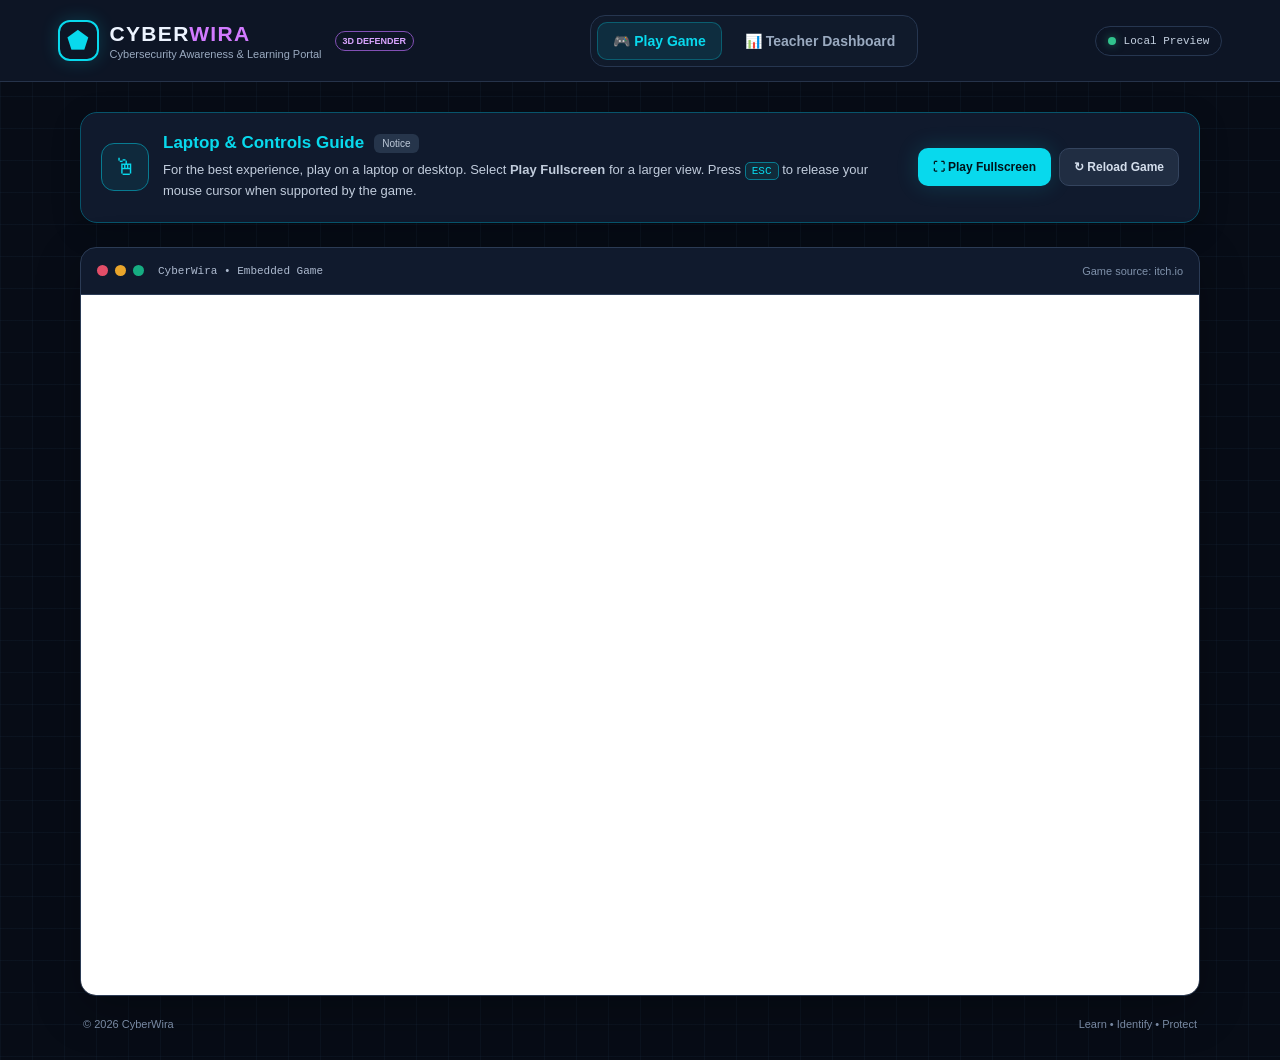
<file: index.html>
<!DOCTYPE html>
<html lang="en">
<head>
  <meta charset="UTF-8">
  <meta name="viewport" content="width=device-width, initial-scale=1.0">
  <meta name="description" content="CyberWira - Cybersecurity Awareness and Learning Portal">
  <title>CyberWira | Cybersecurity Awareness Portal</title>
  <link rel="stylesheet" href="style.css">
</head>
<body>
  <header class="site-header">
    <a class="brand" href="index.html" aria-label="CyberWira home">
      <span class="brand-shield">⬟</span>
      <span class="brand-copy">
        <span class="brand-name">CYBER<span>WIRA</span></span>
        <span class="brand-subtitle">Cybersecurity Awareness &amp; Learning Portal</span>
      </span>
      <span class="brand-tag">3D DEFENDER</span>
    </a>

    <nav class="main-nav" aria-label="Main navigation">
      <a class="nav-link active" href="#game">
        <span aria-hidden="true">🎮</span> Play Game
      </a>
      <a class="nav-link" href="teacher.html">
        <span aria-hidden="true">📊</span> Teacher Dashboard
      </a>
    </nav>

    <div class="connection-status">
      <span class="status-dot"></span>
      <span id="status-text">Local Preview</span>
    </div>
  </header>

  <main class="page-container">
    <section class="notice-panel" aria-labelledby="guide-title">
      <div class="notice-icon" aria-hidden="true">🖱</div>
      <div class="notice-copy">
        <div class="notice-heading">
          <h1 id="guide-title">Laptop &amp; Controls Guide</h1>
          <span class="notice-label">Notice</span>
        </div>
        <p>
          For the best experience, play on a laptop or desktop.
          Select <strong>Play Fullscreen</strong> for a larger view.
          Press <kbd>ESC</kbd> to release your mouse cursor when supported by the game.
        </p>
      </div>
      <div class="notice-actions">
        <button class="button button-primary" id="fullscreen-button" type="button">
          ⛶ Play Fullscreen
        </button>
        <button class="button button-secondary" id="reload-button" type="button">
          ↻ Reload Game
        </button>
      </div>
    </section>

    <section class="game-section" id="game" aria-label="CyberWira game">
      <div class="game-toolbar">
        <div class="window-controls" aria-hidden="true">
          <span class="window-dot red"></span>
          <span class="window-dot yellow"></span>
          <span class="window-dot green"></span>
        </div>
        <span class="game-toolbar-title">CyberWira • Embedded Game</span>
        <span class="game-source-label">Game source: itch.io</span>
      </div>

      <div class="game-frame-wrap" id="game-frame-wrap">
        <iframe
          id="cyberwira-game"
          src="https://itch.io/embed-upload/20587184?color=333333"
          title="CyberWira game"
          allow="autoplay; fullscreen; gamepad"
          allowfullscreen
          loading="eager">
        </iframe>

        <div class="game-placeholder" id="game-placeholder">
          <div class="placeholder-icon">🎮</div>
          <h2>Your CyberWira game will appear here</h2>
          <p>Next, replace the sample iframe address in <code>index.html</code> with your game's itch.io embed URL.</p>
        </div>
      </div>
    </section>

    <footer class="site-footer">
      <span>© <span id="current-year"></span> CyberWira</span>
      <span>Learn • Identify • Protect</span>
    </footer>
  </main>

  <script src="script.js"></script>
</body>
</html>
</file>
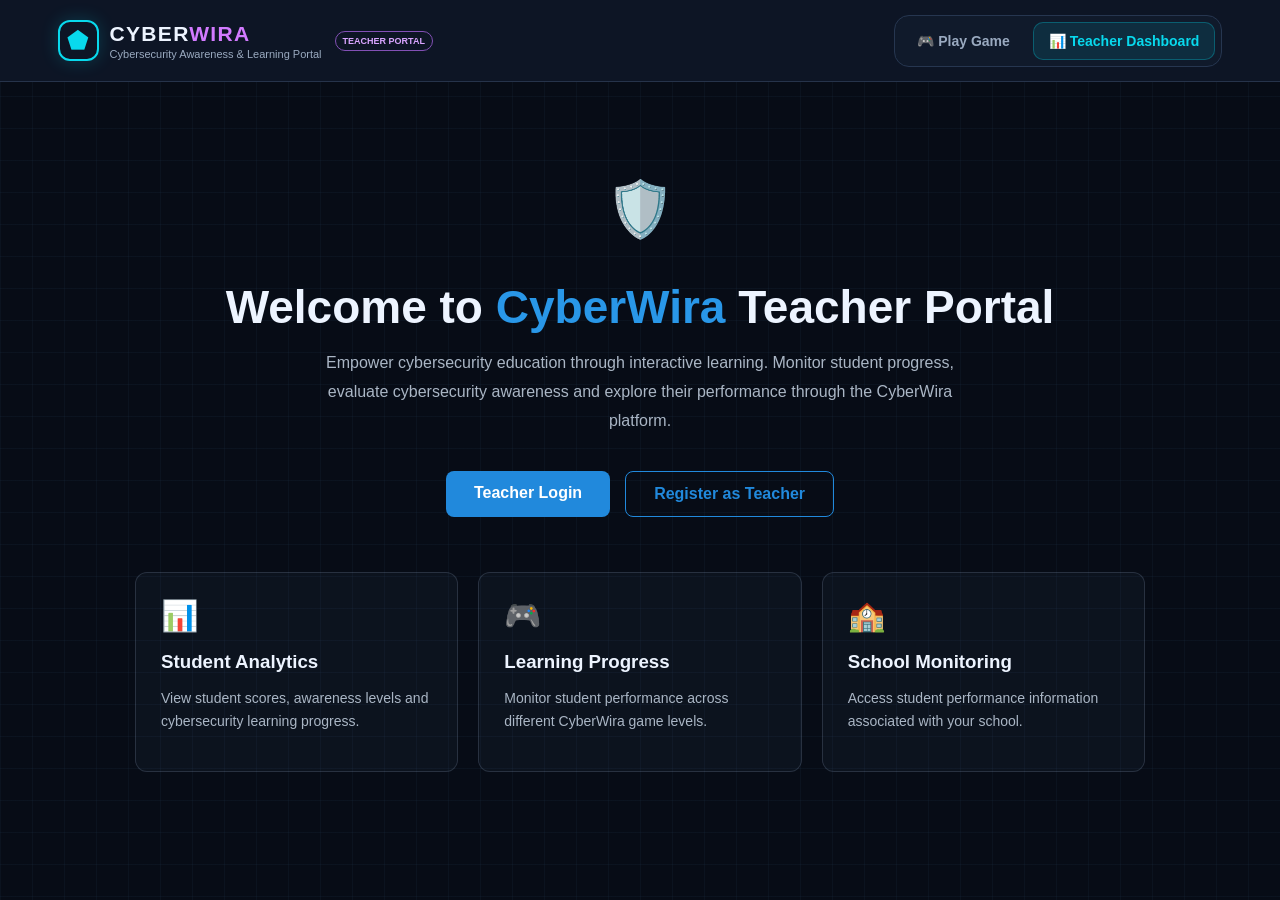
<file: teacher.html>
<!DOCTYPE html>
<html lang="en">
<head>
  <meta charset="UTF-8">
  <meta name="viewport" content="width=device-width, initial-scale=1.0">
  <title>Teacher Portal | CyberWira</title>
  <link rel="stylesheet" href="style.css">

  <style>
    .teacher-welcome {
      max-width: 1050px;
      margin: 65px auto;
      padding: 30px 20px;
      text-align: center;
    }

    .teacher-icon {
      font-size: 55px;
      margin-bottom: 20px;
    }

    .teacher-welcome h1 {
      font-size: clamp(30px, 5vw, 46px);
      margin-bottom: 15px;
    }

    .teacher-welcome h1 span {
      color: #2997e8;
    }

    .teacher-description {
      max-width: 650px;
      margin: 0 auto 35px;
      line-height: 1.8;
      color: #aab6c5;
    }

    .teacher-actions {
      display: flex;
      justify-content: center;
      gap: 15px;
      flex-wrap: wrap;
      margin-bottom: 55px;
    }

    .teacher-btn {
      display: inline-block;
      padding: 13px 28px;
      border-radius: 8px;
      text-decoration: none;
      font-weight: 600;
      transition: 0.2s;
    }

    .teacher-btn.primary {
      background: #2189dc;
      color: white;
    }

    .teacher-btn.secondary {
      border: 1px solid #2189dc;
      color: #2189dc;
    }

    .teacher-btn:hover {
      transform: translateY(-2px);
      opacity: 0.85;
    }

    .teacher-features {
      display: grid;
      grid-template-columns: repeat(3, 1fr);
      gap: 20px;
      text-align: left;
    }

    .teacher-feature {
      padding: 25px;
      border: 1px solid rgba(150, 170, 200, 0.2);
      border-radius: 12px;
      background: rgba(100, 130, 170, 0.06);
    }

    .teacher-feature .feature-icon {
      font-size: 30px;
      margin-bottom: 15px;
    }

    .teacher-feature h3 {
      margin-bottom: 10px;
    }

    .teacher-feature p {
      color: #aab6c5;
      line-height: 1.6;
      font-size: 14px;
    }

    @media (max-width: 700px) {
      .teacher-features {
        grid-template-columns: 1fr;
      }

      .teacher-welcome {
        margin: 35px auto;
      }
    }
  </style>
</head>

<body>

  <header class="site-header">
    <a class="brand" href="index.html">
      <span class="brand-shield">⬟</span>
      <span class="brand-copy">
        <span class="brand-name">CYBER<span>WIRA</span></span>
        <span class="brand-subtitle">
          Cybersecurity Awareness &amp; Learning Portal
        </span>
      </span>
      <span class="brand-tag">TEACHER PORTAL</span>
    </a>

    <nav class="main-nav">
      <a class="nav-link" href="index.html#game">🎮 Play Game</a>
      <a class="nav-link active" href="teacher.html">
        📊 Teacher Dashboard
      </a>
    </nav>
  </header>

  <main class="page-container">

    <section class="teacher-welcome">

      <div class="teacher-icon">🛡️</div>

      <h1>
        Welcome to <span>CyberWira</span>
        Teacher Portal
      </h1>

      <p class="teacher-description">
        Empower cybersecurity education through interactive learning.
        Monitor student progress, evaluate cybersecurity awareness
        and explore their performance through the CyberWira platform.
      </p>

      <div class="teacher-actions">
        <a href="teacher-login.html" class="teacher-btn primary">
          Teacher Login
        </a>

        <a href="teacher-register.html" class="teacher-btn secondary">
          Register as Teacher
        </a>
      </div>

      <div class="teacher-features">

        <div class="teacher-feature">
          <div class="feature-icon">📊</div>
          <h3>Student Analytics</h3>
          <p>
            View student scores, awareness levels and
            cybersecurity learning progress.
          </p>
        </div>

        <div class="teacher-feature">
          <div class="feature-icon">🎮</div>
          <h3>Learning Progress</h3>
          <p>
            Monitor student performance across
            different CyberWira game levels.
          </p>
        </div>

        <div class="teacher-feature">
          <div class="feature-icon">🏫</div>
          <h3>School Monitoring</h3>
          <p>
            Access student performance information
            associated with your school.
          </p>
        </div>

      </div>

    </section>

  </main>

</body>
</html>
</file>
<file: style.css>
:root {
  color-scheme: dark;
  --bg: #070c16;
  --panel: #101a2d;
  --panel-2: #17243a;
  --line: #263650;
  --text: #edf4ff;
  --muted: #9aaac0;
  --cyan: #08d9ed;
  --purple: #bd67f5;
}

* { box-sizing: border-box; }

html { scroll-behavior: smooth; }

body {
  margin: 0;
  min-height: 100vh;
  background:
    linear-gradient(rgba(32, 57, 83, .16) 1px, transparent 1px),
    linear-gradient(90deg, rgba(32, 57, 83, .16) 1px, transparent 1px),
    var(--bg);
  background-size: 32px 32px;
  color: var(--text);
  font-family: Inter, "Segoe UI", Arial, sans-serif;
}

.site-header {
  min-height: 82px;
  padding: 14px max(4.5vw, 22px);
  display: flex;
  align-items: center;
  justify-content: space-between;
  gap: 24px;
  background: #0d1525;
  border-bottom: 1px solid #26334a;
}

.brand {
  display: flex;
  align-items: center;
  gap: 11px;
  color: inherit;
  text-decoration: none;
  min-width: 245px;
}

.brand-shield {
  width: 41px;
  height: 41px;
  display: grid;
  place-items: center;
  border: 2px solid var(--cyan);
  border-radius: 12px;
  color: var(--cyan);
  font-size: 25px;
  box-shadow: 0 0 18px rgba(8, 217, 237, .2);
}

.brand-copy { display: flex; flex-direction: column; gap: 2px; }
.brand-name { font-size: 21px; font-weight: 850; letter-spacing: 1.3px; }
.brand-name span { color: #d27aff; }
.brand-subtitle { color: var(--muted); font-size: 11px; }
.brand-tag {
  margin-left: 2px;
  padding: 4px 7px;
  border: 1px solid #8250b5;
  border-radius: 20px;
  color: #d9a5ff;
  font-size: 9px;
  font-weight: 800;
  white-space: nowrap;
}

.main-nav {
  display: flex;
  align-items: center;
  gap: 7px;
  padding: 6px;
  border: 1px solid #263650;
  border-radius: 15px;
  background: #101a2b;
}

.nav-link {
  padding: 11px 16px;
  border-radius: 10px;
  color: var(--muted);
  text-decoration: none;
  font-size: 14px;
  font-weight: 700;
  transition: .2s ease;
  white-space: nowrap;
}

.nav-link:hover, .nav-link.active {
  color: var(--cyan);
  background: rgba(0, 217, 237, .10);
  box-shadow: inset 0 0 0 1px rgba(0, 217, 237, .28);
}

.connection-status {
  display: flex;
  align-items: center;
  gap: 8px;
  padding: 8px 12px;
  border: 1px solid #263650;
  border-radius: 30px;
  color: #c4d0e0;
  font: 11px Consolas, monospace;
  white-space: nowrap;
}
.status-dot {
  width: 8px; height: 8px; border-radius: 50%;
  background: #31c48d;
  box-shadow: 0 0 9px rgba(49, 196, 141, .5);
}

.page-container { width: min(1120px, 90%); margin: 30px auto 0; }

.notice-panel {
  display: flex;
  align-items: center;
  gap: 14px;
  padding: 20px;
  margin-bottom: 24px;
  border: 1px solid #07546b;
  border-radius: 17px;
  background: #101a2d;
  box-shadow: 0 8px 30px rgba(0, 0, 0, .18);
}
.notice-icon {
  width: 48px; height: 48px; flex: 0 0 48px;
  display: grid; place-items: center;
  border: 1px solid #087b91;
  border-radius: 13px;
  color: var(--cyan);
  font-size: 23px;
  background: rgba(8, 217, 237, .08);
}
.notice-copy { flex: 1; }
.notice-heading { display: flex; align-items: center; gap: 10px; flex-wrap: wrap; }
.notice-heading h1 { margin: 0; color: var(--cyan); font-size: 17px; }
.notice-label {
  padding: 4px 8px; border-radius: 6px;
  color: #bdc9d9; background: #26354b; font-size: 10px;
}
.notice-copy p { margin: 7px 0 0; color: #c1ccdc; font-size: 13px; line-height: 1.6; }
kbd {
  padding: 2px 6px; border: 1px solid #087b91; border-radius: 5px;
  color: var(--cyan); background: #102b3a; font-size: 11px;
}
.notice-actions { display: flex; gap: 8px; flex-wrap: wrap; }
.button {
  padding: 11px 14px; border: 1px solid transparent;
  border-radius: 10px; cursor: pointer; font-weight: 750; font-size: 12px;
  transition: transform .15s ease, filter .15s ease;
}
.button:hover { transform: translateY(-1px); filter: brightness(1.1); }
.button-primary {
  color: #00131a; background: var(--cyan);
  box-shadow: 0 0 22px rgba(8, 217, 237, .17);
}
.button-secondary { color: #d4deec; background: #202d42; border-color: #34445e; }

.game-section {
  overflow: hidden;
  border: 1px solid #2b3b55;
  border-radius: 16px;
  background: #101a2d;
  box-shadow: 0 15px 45px rgba(0, 0, 0, .25);
}
.game-toolbar {
  min-height: 47px; padding: 0 16px;
  display: flex; align-items: center; gap: 9px;
  border-bottom: 1px solid #2b3b55;
  color: #9eacc1; font-size: 11px;
}
.window-controls { display: flex; gap: 7px; margin-right: 5px; }
.window-dot { width: 11px; height: 11px; border-radius: 50%; }
.red { background: #e34e68; } .yellow { background: #e9a52b; } .green { background: #16ad82; }
.game-toolbar-title { color: #aebbd0; font-family: Consolas, monospace; }
.game-source-label { margin-left: auto; color: #7f91aa; }
.game-frame-wrap {
  position: relative;
  min-height: 620px;
  background: #050914;
}
#cyberwira-game {
  position: relative; z-index: 2;
  display: block; width: 100%; height: 700px;
  border: 0; background: #050914;
}
.game-placeholder {
  position: absolute; z-index: 1; inset: 0;
  display: flex; flex-direction: column; align-items: center; justify-content: center;
  padding: 25px; text-align: center;
  background: radial-gradient(ellipse at center, #17234a 0%, #080e1d 68%);
}
.game-placeholder[hidden] { display: none; }
.placeholder-icon { font-size: 42px; }
.game-placeholder h2 { margin: 12px 0 6px; color: #e879f9; }
.game-placeholder p { max-width: 510px; color: #aab8cc; font-size: 13px; line-height: 1.6; }
.game-placeholder code { color: var(--cyan); }

.site-footer {
  display: flex; justify-content: space-between; gap: 12px;
  padding: 22px 3px 30px; color: #7889a2; font-size: 11px;
}

@media (max-width: 900px) {
  .site-header { flex-wrap: wrap; justify-content: center; }
  .brand { flex: 1; }
  .connection-status { display: none; }
  .notice-panel { align-items: flex-start; flex-wrap: wrap; }
  .notice-actions { width: 100%; padding-left: 62px; }
}
@media (max-width: 600px) {
  .site-header { padding: 13px 15px; gap: 13px; }
  .brand { min-width: 0; }
  .brand-tag { display: none; }
  .brand-name { font-size: 18px; }
  .brand-subtitle { font-size: 10px; }
  .main-nav { width: 100%; }
  .nav-link { flex: 1; text-align: center; padding: 10px 7px; font-size: 12px; }
  .page-container { width: 94%; margin-top: 18px; }
  .notice-panel { padding: 15px; }
  .notice-heading h1 { font-size: 15px; }
  .notice-copy p { font-size: 12px; }
  .notice-actions { padding-left: 0; }
  .button { flex: 1; }
  .game-toolbar { padding: 0 10px; }
  .game-source-label { display: none; }
  .game-frame-wrap { min-height: 480px; }
  #cyberwira-game { height: 500px; }
  .site-footer { font-size: 10px; }
}
/* Ensure the iframe fills its container completely */
.game-frame-wrap iframe {
  width: 100%;
  height: 100%;
  border: none;
  display: block;
}

/* Style for when the game wrapper enters fullscreen mode */
.game-frame-wrap:fullscreen {
  width: 100vw;
  height: 100vh;
  background: #000;
  display: flex;
  align-items: center;
  justify-content: center;
}

/* Vendor prefixes for full-screen compatibility across browsers */
.game-frame-wrap:-webkit-full-screen {
  width: 100vw;
  height: 100vh;
  background: #000;
  display: flex;
  align-items: center;
  justify-content: center;
}

.game-frame-wrap:-moz-full-screen {
  width: 100vw;
  height: 100vh;
  background: #000;
  display: flex;
  align-items: center;
  justify-content: center;
}
</file>
